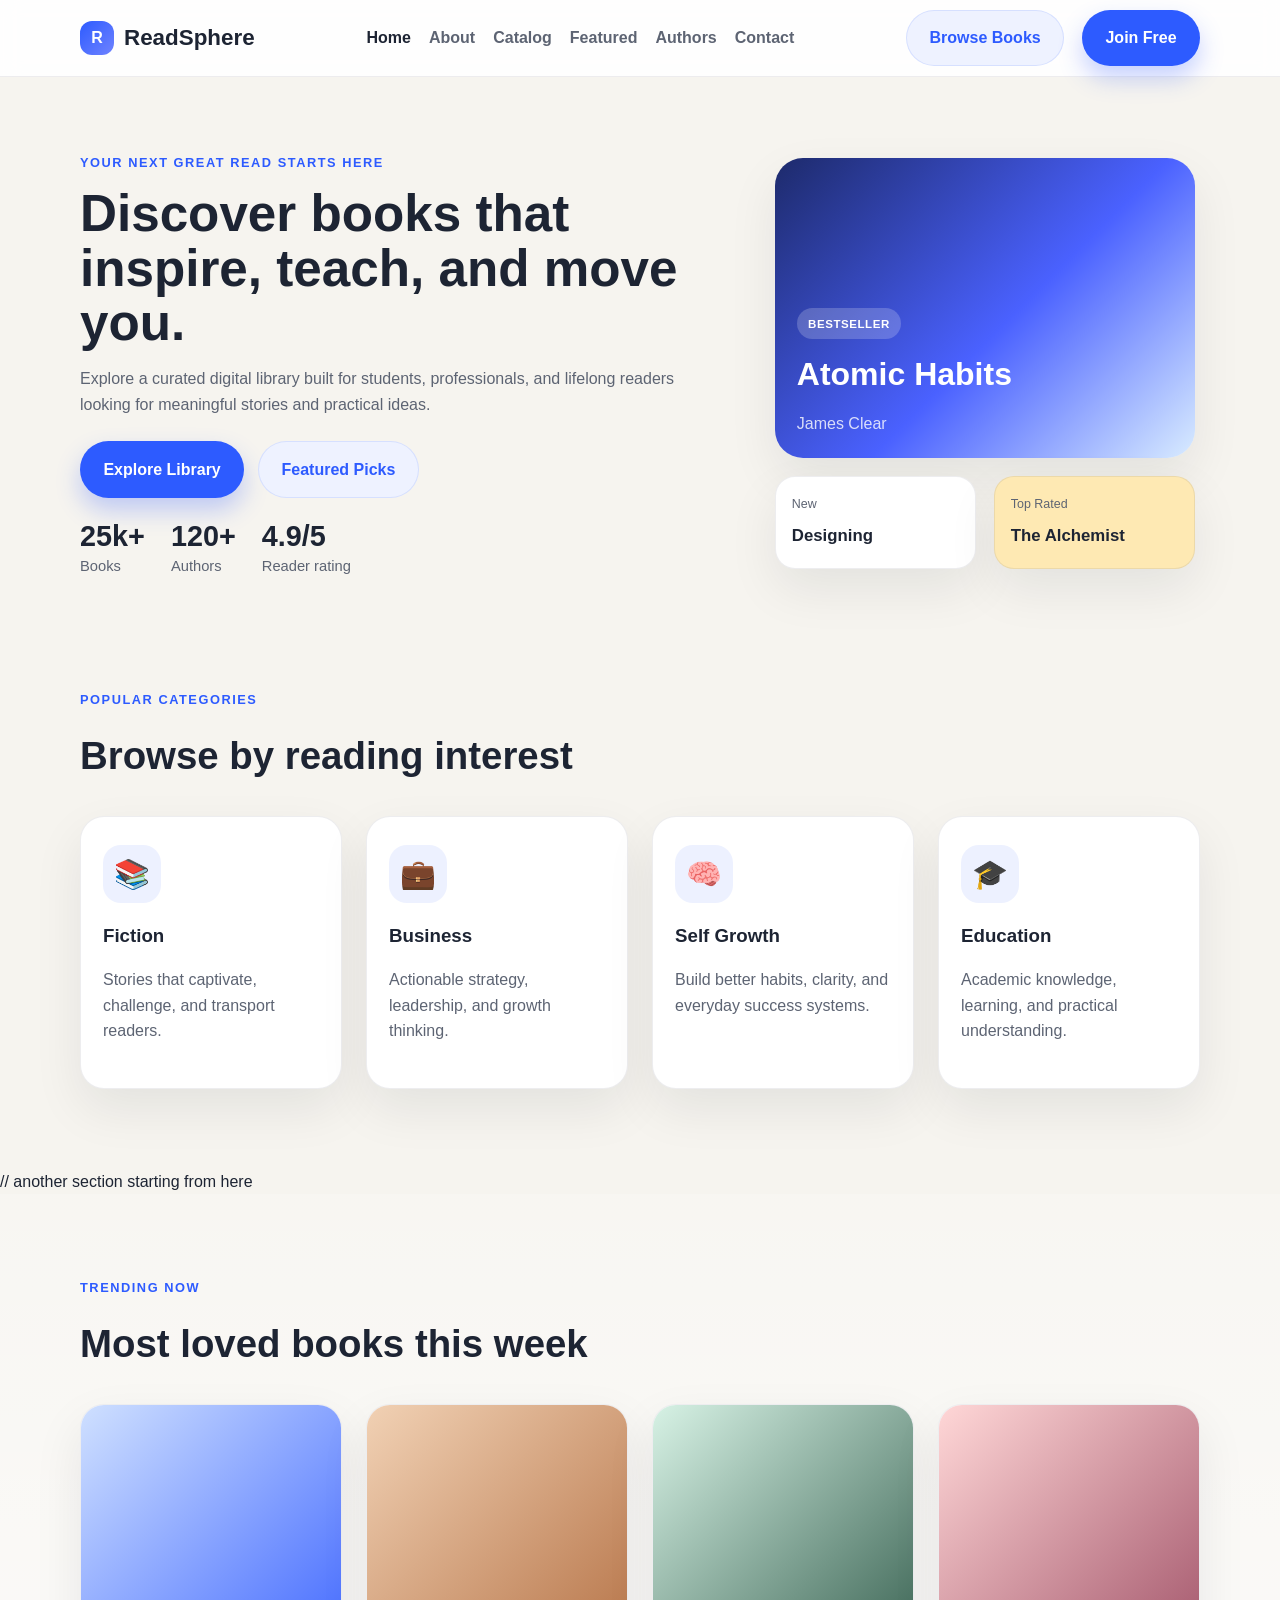
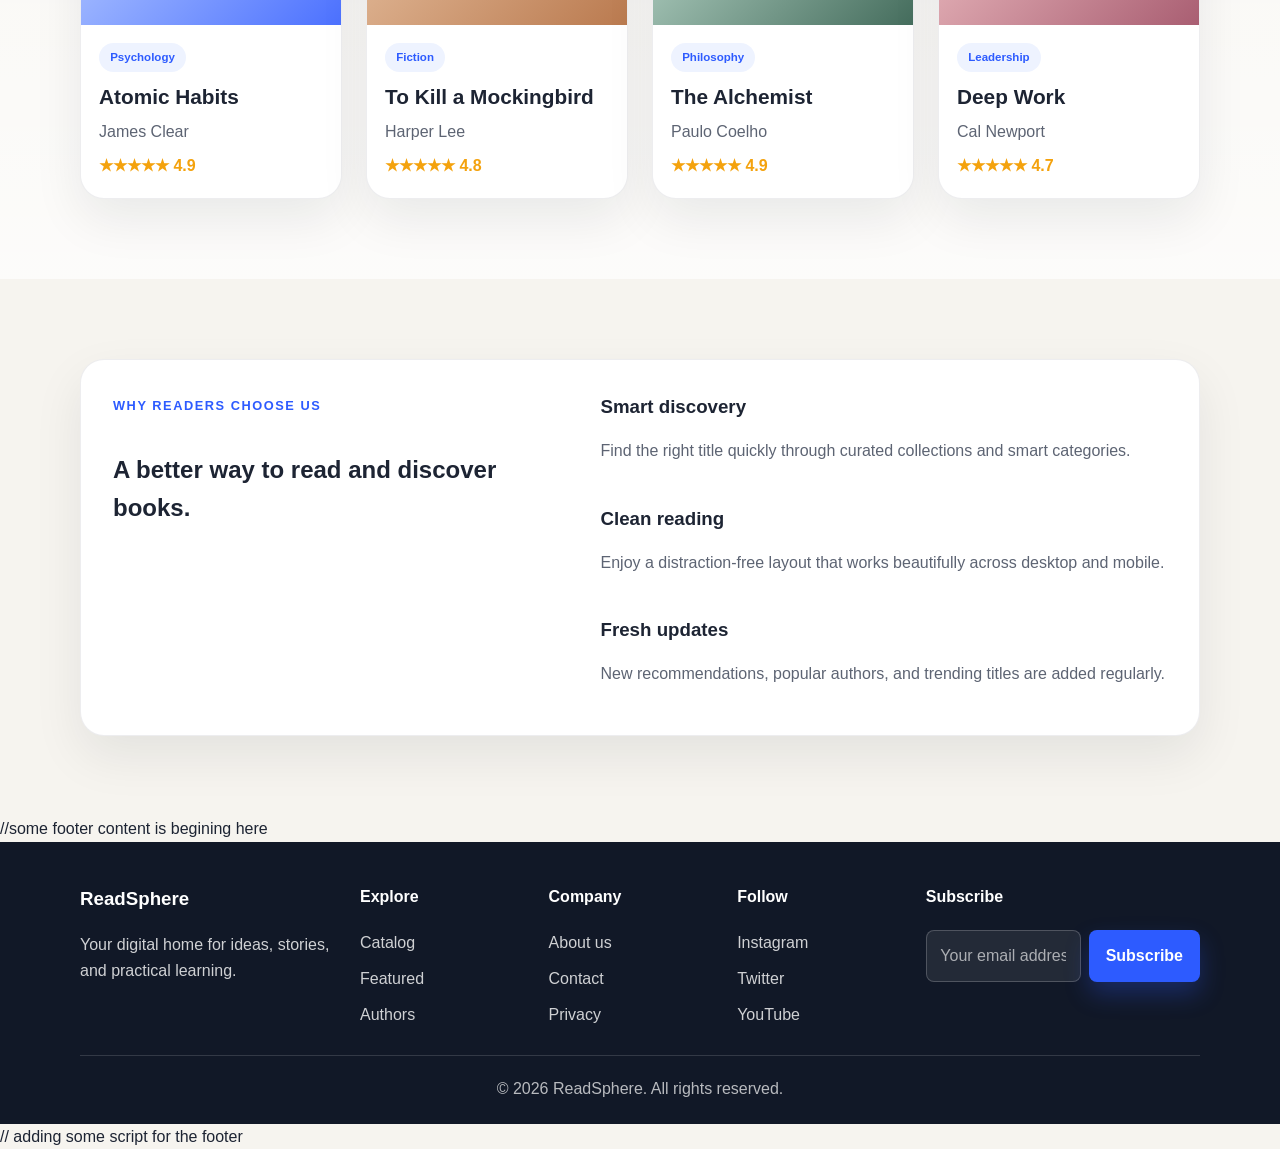
<file: index.html>
<!DOCTYPE html>
<html lang="en">
  <head>
    <meta charset="UTF-8" />
    <meta name="viewport" content="width=device-width, initial-scale=1.0" />
    <title>ReadSphere | Digital Library</title>
    <meta name="description" content="ReadSphere is a modern e-book platform with curated reads, featured authors, and a seamless reading experience." />
    <link rel="stylesheet" href="styles.css" />
  </head>
  <body>
    <header class="site-header">
      <div class="container navbar">
        <a href="index.html" class="brand" aria-label="ReadSphere home">
          <span class="brand-mark">R</span>
          <span>ReadSphere</span>
        </a>

        <button class="menu-toggle" aria-label="Open menu">☰</button>

        <nav class="nav-links" aria-label="Main navigation">
          <a href="index.html" class="active">Home</a>
          <a href="about.html">About</a>
          <a href="catalog.html">Catalog</a>
          <a href="featured.html">Featured</a>
          <a href="authors.html">Authors</a>
          <a href="contact.html">Contact</a>
        </nav>

        <div class="nav-actions">
          <a class="btn btn-secondary" href="catalog.html">Browse Books</a>
          <a class="btn btn-primary" href="contact.html">Join Free</a>
        </div>
      </div>
    </header>

    <main>
      <section class="hero-section">
        <div class="container hero-layout">
          <div class="hero-copy">
            <span class="eyebrow">Your next great read starts here</span>
            <h1>Discover books that inspire, teach, and move you.</h1>
            <p>
              Explore a curated digital library built for students, professionals,
              and lifelong readers looking for meaningful stories and practical ideas.
            </p>

            <div class="cta-row">
              <a class="btn btn-primary" href="catalog.html">Explore Library</a>
              <a class="btn btn-secondary" href="featured.html">Featured Picks</a>
            </div>

            <ul class="hero-stats">
              <li><strong>25k+</strong><span>Books</span></li>
              <li><strong>120+</strong><span>Authors</span></li>
              <li><strong>4.9/5</strong><span>Reader rating</span></li>
            </ul>
          </div>

          <div class="hero-panel">
            <div class="book-showcase">
              <div class="book-cover large-cover">
                <span class="mini-tag">Bestseller</span>
                <h3>Atomic Habits</h3>
                <p>James Clear</p>
              </div>

              <div class="stacked-cards">
                <div class="mini-card">
                  <span>New</span>
                  <strong>Designing</strong>
                </div>
                <div class="mini-card accent">
                  <span>Top Rated</span>
                  <strong>The Alchemist</strong>
                </div>
              </div>
            </div>
          </div>
        </div>
      </section>

      <section class="section">
        <div class="container">
          <div class="section-header">
            <span class="eyebrow">Popular categories</span>
            <h2>Browse by reading interest</h2>
          </div>

          <div class="category-grid">
            <article class="category-card">
              <div class="icon">📚</div>
              <h3>Fiction</h3>
              <p>Stories that captivate, challenge, and transport readers.</p>
            </article>

            <article class="category-card">
              <div class="icon">💼</div>
              <h3>Business</h3>
              <p>Actionable strategy, leadership, and growth thinking.</p>
            </article>

            <article class="category-card">
              <div class="icon">🧠</div>
              <h3>Self Growth</h3>
              <p>Build better habits, clarity, and everyday success systems.</p>
            </article>

            <article class="category-card">
              <div class="icon">🎓</div>
              <h3>Education</h3>
              <p>Academic knowledge, learning, and practical understanding.</p>
            </article>
          </div>
        </div>
      </section>
// another section starting from here
      <section class="section alt-bg">
        <div class="container">
          <div class="section-header">
            <span class="eyebrow">Trending now</span>
            <h2>Most loved books this week</h2>
          </div>

          <div class="book-grid">
            <article class="book-card">
              <div class="book-art art-1"></div>
              <div class="book-meta">
                <span class="tag">Psychology</span>
                <h3>Atomic Habits</h3>
                <p>James Clear</p>
                <div class="rating">★★★★★ 4.9</div>
              </div>
            </article>

            <article class="book-card">
              <div class="book-art art-2"></div>
              <div class="book-meta">
                <span class="tag">Fiction</span>
                <h3>To Kill a Mockingbird</h3>
                <p>Harper Lee</p>
                <div class="rating">★★★★★ 4.8</div>
              </div>
            </article>

            <article class="book-card">
              <div class="book-art art-3"></div>
              <div class="book-meta">
                <span class="tag">Philosophy</span>
                <h3>The Alchemist</h3>
                <p>Paulo Coelho</p>
                <div class="rating">★★★★★ 4.9</div>
              </div>
            </article>

            <article class="book-card">
              <div class="book-art art-4"></div>
              <div class="book-meta">
                <span class="tag">Leadership</span>
                <h3>Deep Work</h3>
                <p>Cal Newport</p>
                <div class="rating">★★★★★ 4.7</div>
              </div>
            </article>
          </div>
        </div>
      </section>

      <section class="section">
        <div class="container highlight-panel">
          <div>
            <span class="eyebrow">Why readers choose us</span>
            <h2>A better way to read and discover books.</h2>
          </div>

          <div class="feature-list">
            <div>
              <h3>Smart discovery</h3>
              <p>Find the right title quickly through curated collections and smart categories.</p>
            </div>
            <div>
              <h3>Clean reading</h3>
              <p>Enjoy a distraction-free layout that works beautifully across desktop and mobile.</p>
            </div>
            <div>
              <h3>Fresh updates</h3>
              <p>New recommendations, popular authors, and trending titles are added regularly.</p>
            </div>
          </div>
        </div>
      </section>
    </main>
//some footer content is begining here
    <footer class="footer">
      <div class="container">
        <div class="footer-grid">
          <div>
            <h3>ReadSphere</h3>
            <p>Your digital home for ideas, stories, and practical learning.</p>
          </div>
          <div>
            <h4>Explore</h4>
            <ul class="footer-list">
              <li><a href="catalog.html">Catalog</a></li>
              <li><a href="featured.html">Featured</a></li>
              <li><a href="authors.html">Authors</a></li>
            </ul>
          </div>
          <div>
            <h4>Company</h4>
            <ul class="footer-list">
              <li><a href="about.html">About us</a></li>
              <li><a href="contact.html">Contact</a></li>
              <li><a href="#">Privacy</a></li>
            </ul>
          </div>
          <div>
            <h4>Follow</h4>
            <ul class="footer-list">
              <li>Instagram</li>
              <li>Twitter</li>
              <li>YouTube</li>
            </ul>
          </div>
          <div class="subscribe-box">
            <h4>Subscribe</h4>
            <form class="subscribe-form">
              <label class="sr-only" for="subscribe-email">Your email address</label>
              <div class="subscribe-row">
                <input id="subscribe-email" name="email" type="email" placeholder="Your email address" required />
                <button class="btn btn-primary" type="submit">Subscribe</button>
              </div>
              <p class="subscribe-message" role="status" aria-live="polite"></p>
            </form>
          </div>
        </div>
        <div class="footer-note">© <span id="year"></span> ReadSphere. All rights reserved.</div>
      </div>
    </footer>
// adding some script for the footer 
    <script src="script.js"></script>
  </body>
</html>
</file>
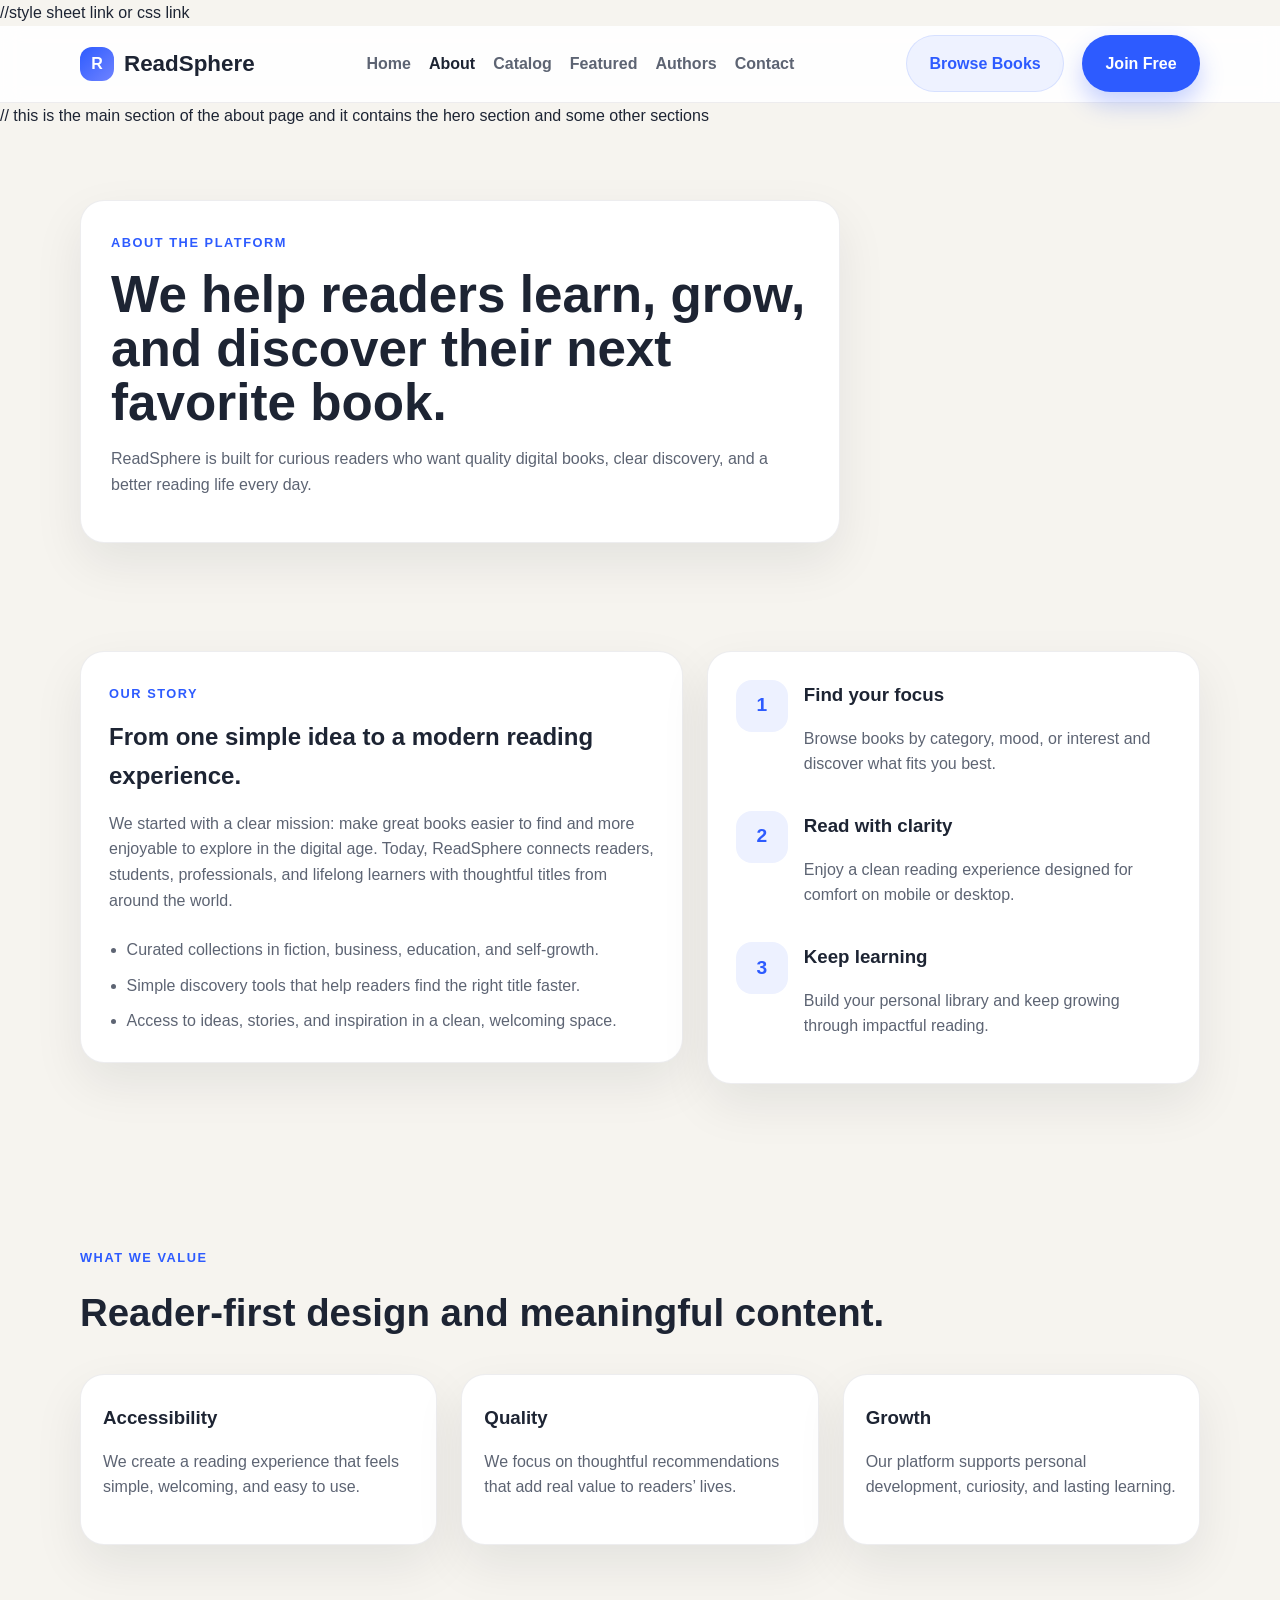
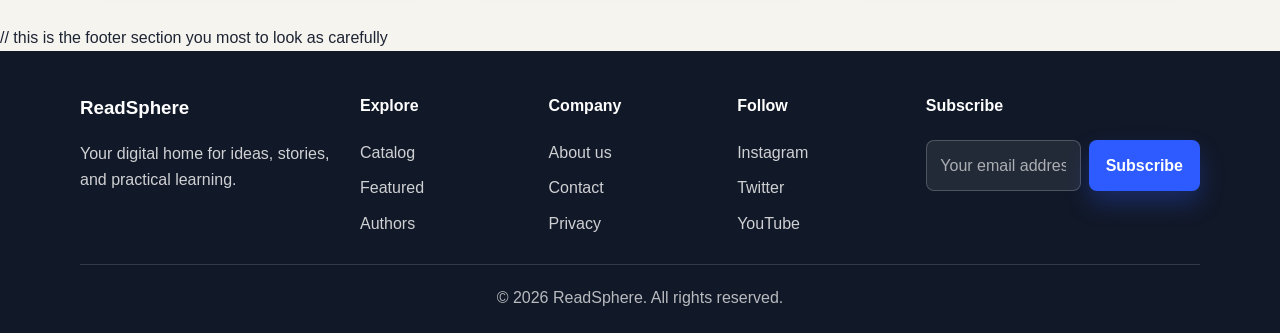
<file: about.html>
<!DOCTYPE html>
<html lang="en">
  <head>
    <meta charset="UTF-8" />
    <meta name="viewport" content="width=device-width, initial-scale=1.0" />
    <title>About | ReadSphere</title>
    <meta
      name="description"
      content="Learn more about ReadSphere and our mission to make reading easier, smarter, and more inspiring for everyone."
    />
    //style sheet link or css link 
    <link rel="stylesheet" href="styles.css" />
  </head>
  <body>
    <header class="site-header">
      <div class="container navbar">
        <a href="index.html" class="brand" aria-label="ReadSphere home">
          <span class="brand-mark">R</span>
          <span>ReadSphere</span>
        </a>

        <button class="menu-toggle" aria-label="Open menu">☰</button>

        <nav class="nav-links" aria-label="Main navigation">
          <a href="index.html">Home</a>
          <a href="about.html" class="active">About</a>
          <a href="catalog.html">Catalog</a>
          <a href="featured.html">Featured</a>
          <a href="authors.html">Authors</a>
          <a href="contact.html">Contact</a>
        </nav>
<!-- some pages for nav bar -->
        <div class="nav-actions">
          <a class="btn btn-secondary" href="catalog.html">Browse Books</a>
          <a class="btn btn-primary" href="contact.html">Join Free</a>
        </div>
      </div>
    </header>
// this is the main section of the about page and it contains the hero section and some other sections
    <main>
      <section class="page-hero">
        <div class="container">
          <div class="hero-box">
            <span class="eyebrow">About the platform</span>
            <h1>We help readers learn, grow, and discover their next favorite book.</h1>
            <p>
              ReadSphere is built for curious readers who want quality digital books,
              clear discovery, and a better reading life every day.
            </p>
          </div>
        </div>
      </section>

      <section class="section">
        <div class="container about-grid">
          <div class="story-panel">
            <span class="eyebrow">Our story</span>
            <h2>From one simple idea to a modern reading experience.</h2>
            <p>
              We started with a clear mission: make great books easier to find and more
              enjoyable to explore in the digital age. Today, ReadSphere connects readers,
              students, professionals, and lifelong learners with thoughtful titles from
              around the world.
            </p>
            <ul class="check-list">
              <li>Curated collections in fiction, business, education, and self-growth.</li>
              <li>Simple discovery tools that help readers find the right title faster.</li>
              <li>Access to ideas, stories, and inspiration in a clean, welcoming space.</li>
            </ul>
          </div>

          <div class="process-list">
            <div class="process-step">
              <strong>1</strong>
              <div>
                <h3>Find your focus</h3>
                <p>Browse books by category, mood, or interest and discover what fits you best.</p>
              </div>
            </div>

            <div class="process-step">
              <strong>2</strong>
              <div>
                <h3>Read with clarity</h3>
                <p>Enjoy a clean reading experience designed for comfort on mobile or desktop.</p>
              </div>
            </div>

            <div class="process-step">
              <strong>3</strong>
              <div>
                <h3>Keep learning</h3>
                <p>Build your personal library and keep growing through impactful reading.</p>
              </div>
            </div>
          </div>
        </div>
      </section>

      <section class="section">
        <div class="container">
          <div class="section-header">
            <span class="eyebrow">What we value</span>
            <h2>Reader-first design and meaningful content.</h2>
          </div>

          <div class="value-grid">
            <article class="value-card">
              <h3>Accessibility</h3>
              <p>We create a reading experience that feels simple, welcoming, and easy to use.</p>
            </article>

            <article class="value-card">
              <h3>Quality</h3>
              <p>We focus on thoughtful recommendations that add real value to readers’ lives.</p>
            </article>

            <article class="value-card">
              <h3>Growth</h3>
              <p>Our platform supports personal development, curiosity, and lasting learning.</p>
            </article>
          </div>
        </div>
      </section>
    </main>
    // this is the footer section you most to look as carefully

    <footer class="footer">
      <div class="container">
        <div class="footer-grid">
          <div>
            <h3>ReadSphere</h3>
            <p>Your digital home for ideas, stories, and practical learning.</p>
          </div>
          <div>
            <h4>Explore</h4>
            <ul class="footer-list">
              <li><a href="catalog.html">Catalog</a></li>
              <li><a href="featured.html">Featured</a></li>
              <li><a href="authors.html">Authors</a></li>
            </ul>
          </div>
          <div>
            <h4>Company</h4>
            <ul class="footer-list">
              <li><a href="about.html">About us</a></li>
              <li><a href="contact.html">Contact</a></li>
              <li><a href="#">Privacy</a></li>
            </ul>
          </div>
          <div>
            <h4>Follow</h4>
            <ul class="footer-list">
              <li>Instagram</li>
              <li>Twitter</li>
              <li>YouTube</li>
            </ul>
          </div>
          <div class="subscribe-box">
            <h4>Subscribe</h4>
            <form class="subscribe-form">
              <label class="sr-only" for="subscribe-email">Your email address</label>
              <div class="subscribe-row">
                <input id="subscribe-email" name="email" type="email" placeholder="Your email address" required />
                <button class="btn btn-primary" type="submit">Subscribe</button>
              </div>
              <p class="subscribe-message" role="status" aria-live="polite"></p>
            </form>
          </div>
        </div>
        <div class="footer-note">© <span id="year"></span> ReadSphere. All rights reserved.</div>
      </div>
    </footer>

    <script src="script.js"></script>
  </body>
</html>
</file>
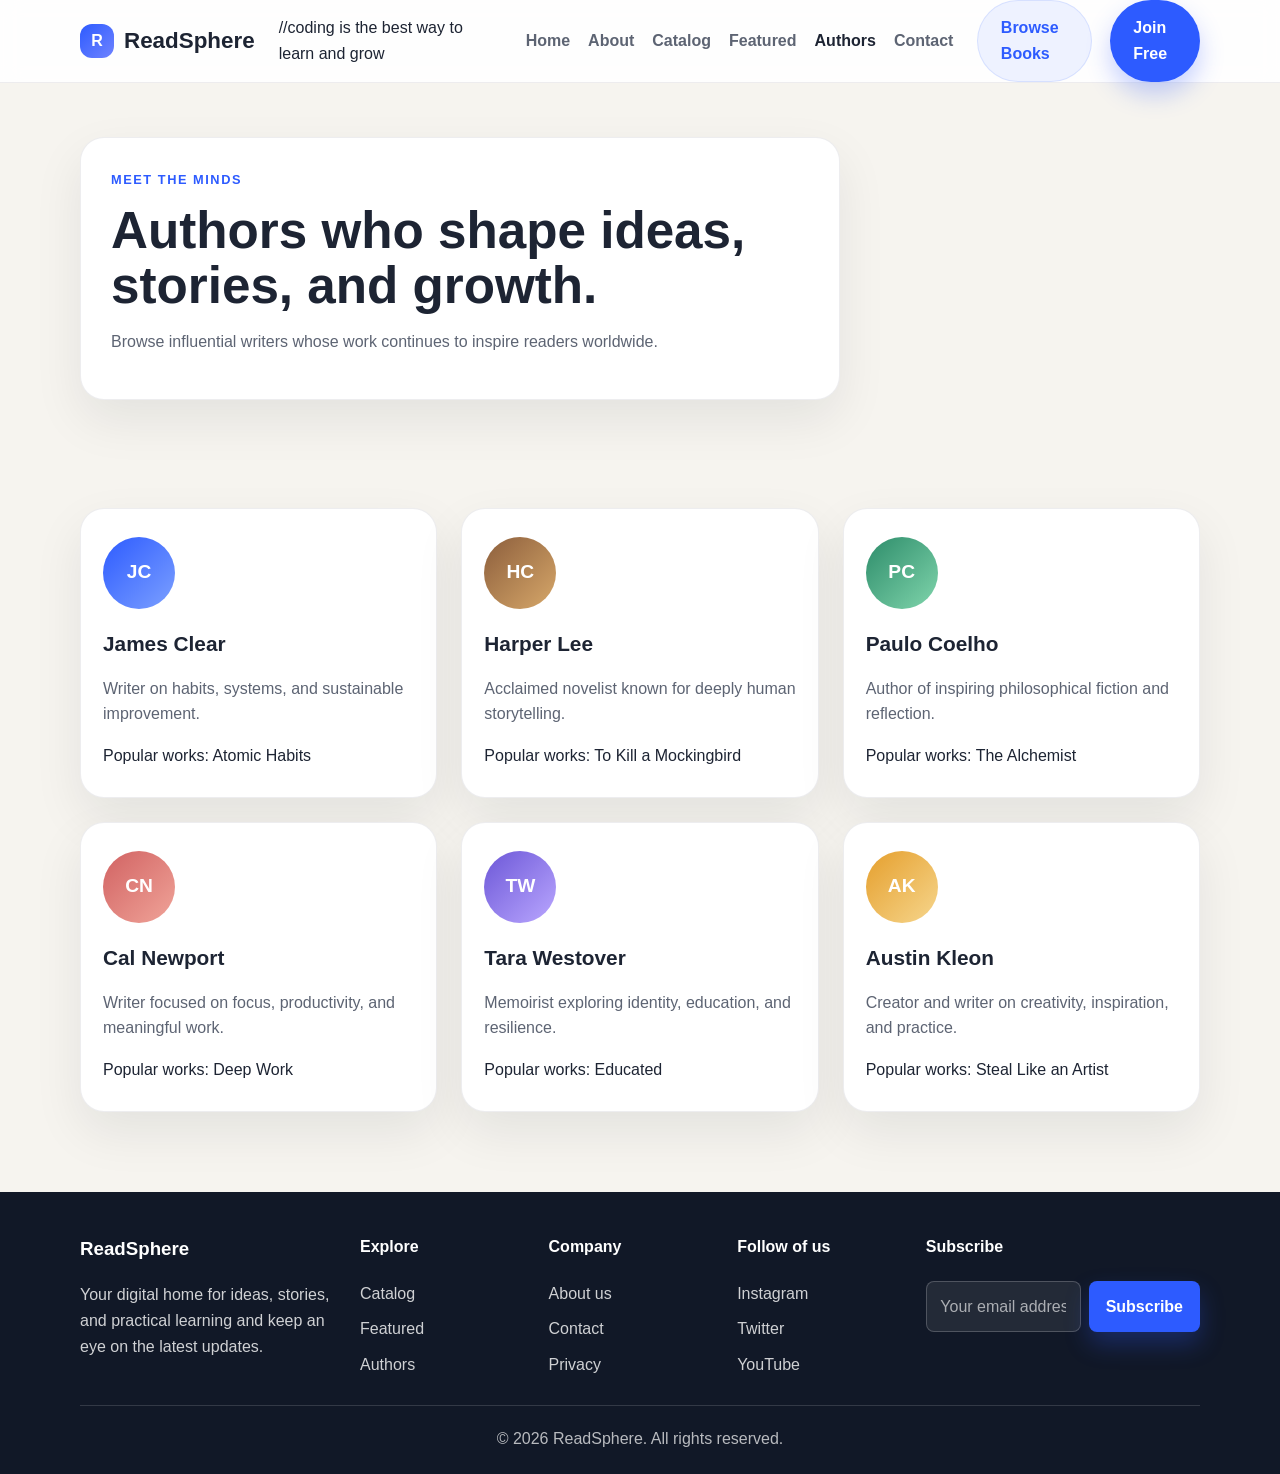
<file: authors.html>
<!DOCTYPE html>
<html lang="en">
  <head>
    <meta charset="UTF-8" />
    <meta name="viewport" content="width=device-width, initial-scale=1.0" />
    <title>Authors | ReadSphere</title>
    <meta name="description" content="Meet inspiring authors and discover the voices shaping the modern reading landscape." />
    <link rel="stylesheet" href="styles.css" />
  </head>
  <body>
    <header class="site-header">
      <div class="container navbar">
        <a href="index.html" class="brand">
          <span class="brand-mark">R</span>
          <span>ReadSphere</span>
        </a>
        //coding is the best way to learn and grow

        <button class="menu-toggle" aria-label="Open menu">☰</button>

        <nav class="nav-links">
          <a href="index.html">Home</a>
          <a href="about.html">About</a>
          <a href="catalog.html">Catalog</a>
          <a href="featured.html">Featured</a>
          <a href="authors.html" class="active">Authors</a>
          <a href="contact.html">Contact</a>
        </nav>

        <div class="nav-actions">
          <a class="btn btn-secondary" href="catalog.html">Browse Books</a>
          <a class="btn btn-primary" href="contact.html">Join Free</a>
        </div>
      </div>
    </header>

    <main>
      <section class="page-hero small-hero">
        <div class="container">
          <div class="hero-box">
            <span class="eyebrow">Meet the minds</span>
            <h1>Authors who shape ideas, stories, and growth.</h1>
            <p>Browse influential writers whose work continues to inspire readers worldwide.</p>
          </div>
        </div>
      </section>

      <section class="section">
        <div class="container author-grid">
          <article class="author-card">
            <div class="author-avatar avatar-1">JC</div>
            <h3>James Clear</h3>
            <p>Writer on habits, systems, and sustainable improvement.</p>
            <span>Popular works: Atomic Habits</span>
          </article>

          <article class="author-card">
            <div class="author-avatar avatar-2">HC</div>
            <h3>Harper Lee</h3>
            <p>Acclaimed novelist known for deeply human storytelling.</p>
            <span>Popular works: To Kill a Mockingbird</span>
          </article>

          <article class="author-card">
            <div class="author-avatar avatar-3">PC</div>
            <h3>Paulo Coelho</h3>
            <p>Author of inspiring philosophical fiction and reflection.</p>
            <span>Popular works: The Alchemist</span>
          </article>

          <article class="author-card">
            <div class="author-avatar avatar-4">CN</div>
            <h3>Cal Newport</h3>
            <p>Writer focused on focus, productivity, and meaningful work.</p>
            <span>Popular works: Deep Work</span>
          </article>

          <article class="author-card">
            <div class="author-avatar avatar-5">TW</div>
            <h3>Tara Westover</h3>
            <p>Memoirist exploring identity, education, and resilience.</p>
            <span>Popular works: Educated</span>
          </article>

          <article class="author-card">
            <div class="author-avatar avatar-6">AK</div>
            <h3>Austin Kleon</h3>
            <p>Creator and writer on creativity, inspiration, and practice.</p>
            <span>Popular works: Steal Like an Artist</span>
          </article>
        </div>
      </section>
    </main>

    <footer class="footer">
      <div class="container">
        <div class="footer-grid">
          <div>
            <h3>ReadSphere</h3>
            <p>Your digital home for ideas, stories, and practical learning and keep an eye on the latest updates.</p>
          </div>
          <div>
            <h4>Explore</h4>
            <ul class="footer-list">
              <li><a href="catalog.html">Catalog</a></li>
              <li><a href="featured.html">Featured</a></li>
              <li><a href="authors.html">Authors</a></li>
            </ul>
          </div>
          <div>
            <h4>Company</h4>
            <ul class="footer-list">
              <li><a href="about.html">About us</a></li>
              <li><a href="contact.html">Contact</a></li>
              <li><a href="#">Privacy</a></li>
            </ul>
          </div>
          <div>
            <h4>Follow of us </h4>
            <ul class="footer-list">
              <li>Instagram</li>
              <li>Twitter</li>
              <li>YouTube</li>
            </ul>
          </div>
          <div class="subscribe-box">
            <h4>Subscribe</h4>
            <form class="subscribe-form">
              <label class="sr-only" for="subscribe-email">Your email address</label>
              <div class="subscribe-row">
                <input id="subscribe-email" name="email" type="email" placeholder="Your email address" required />
                <button class="btn btn-primary" type="submit">Subscribe</button>
              </div>
              <p class="subscribe-message" role="status" aria-live="polite"></p>
            </form>
          </div>
        </div>
        <div class="footer-note">© <span id="year"></span> ReadSphere. All rights reserved.</div>
      </div>
    </footer>

    <script src="script.js"></script>
  </body>
</html>
</file>
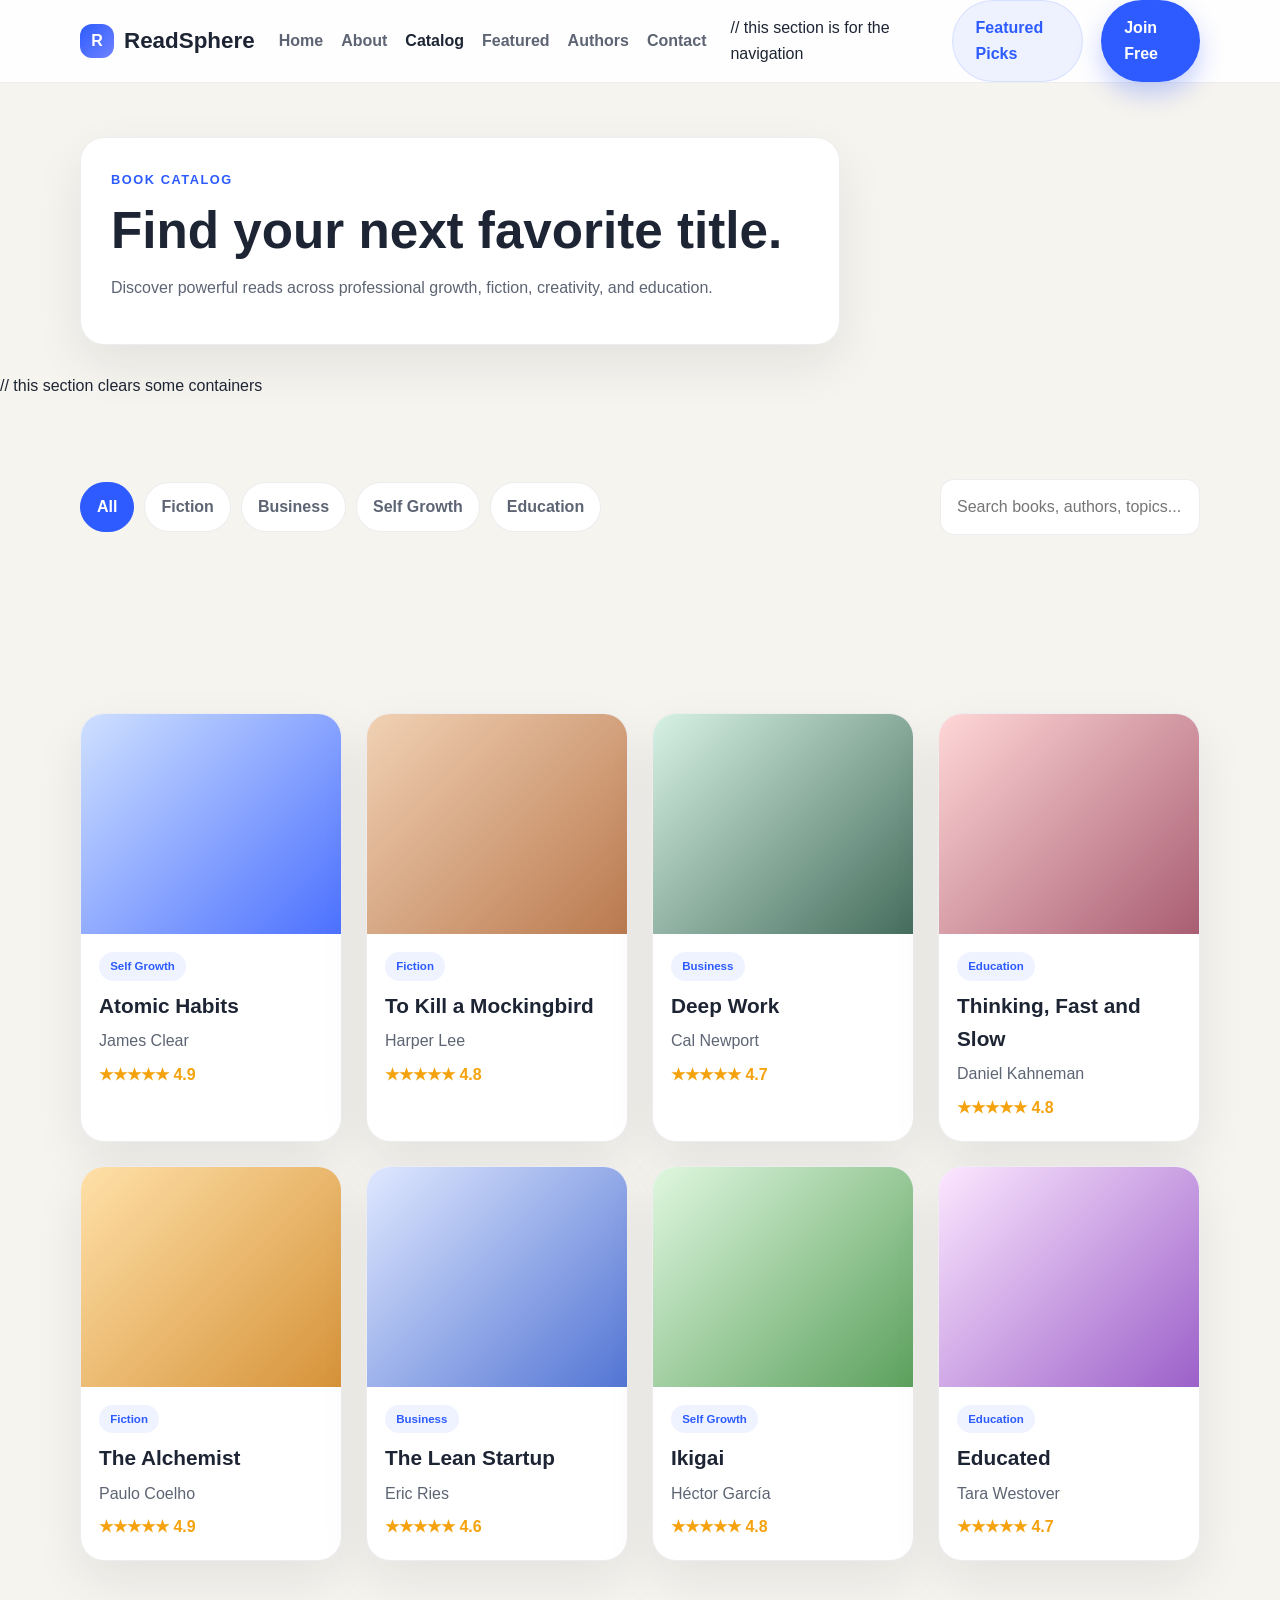
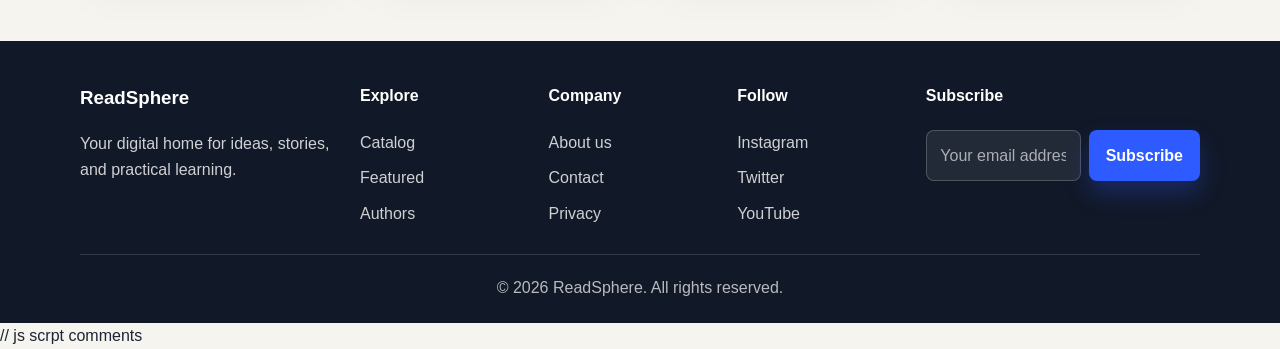
<file: catalog.html>
<!DOCTYPE html>
<html lang="en">
  <head>
    <meta charset="UTF-8" />
    <meta name="viewport" content="width=device-width, initial-scale=1.0" />
    <title>Catalog | ReadSphere</title>
    <meta name="description" content="Browse the full ReadSphere book catalog across fiction, business, education, and self-growth." />
    <link rel="stylesheet" href="styles.css" />
  </head>
  <body>
    <header class="site-header">
      <div class="container navbar">
        <a href="index.html" class="brand">
          <span class="brand-mark">R</span>
          <span>ReadSphere</span>
        </a>

        <button class="menu-toggle" aria-label="Open menu">☰</button>

        <nav class="nav-links">
          <a href="index.html">Home</a>
          <a href="about.html">About</a>
          <a href="catalog.html" class="active">Catalog</a>
          <a href="featured.html">Featured</a>
          <a href="authors.html">Authors</a>
          <a href="contact.html">Contact</a>
        </nav>
// this section is for the navigation
        <div class="nav-actions">
          <a class="btn btn-secondary" href="featured.html">Featured Picks</a>
          <a class="btn btn-primary" href="contact.html">Join Free</a>
        </div>
      </div>
    </header>

    <main>
      <section class="page-hero small-hero">
        <div class="container">
          <div class="hero-box">
            <span class="eyebrow">Book catalog</span>
            <h1>Find your next favorite title.</h1>
            <p>Discover powerful reads across professional growth, fiction, creativity, and education.</p>
          </div>
        </div>
      </section>
// this section clears some containers 
      <section class="section">
        <div class="container catalog-toolbar">
          <div class="filter-group">
            <button class="filter-btn active" data-filter="all">All</button>
            <button class="filter-btn" data-filter="fiction">Fiction</button>
            <button class="filter-btn" data-filter="business">Business</button>
            <button class="filter-btn" data-filter="self-growth">Self Growth</button>
            <button class="filter-btn" data-filter="education">Education</button>
          </div>

          <div class="search-box">
            <input type="text" placeholder="Search books, authors, topics..." aria-label="Search books" />
          </div>
        </div>
      </section>

      <section class="section">
        <div class="container">
          <div class="book-grid catalog-grid">
            <article class="book-card" data-category="self-growth">
              <div class="book-art art-1"></div>
              <div class="book-meta">
                <span class="tag">Self Growth</span>
                <h3>Atomic Habits</h3>
                <p>James Clear</p>
                <div class="rating">★★★★★ 4.9</div>
              </div>
            </article>

            <article class="book-card" data-category="fiction">
              <div class="book-art art-2"></div>
              <div class="book-meta">
                <span class="tag">Fiction</span>
                <h3>To Kill a Mockingbird</h3>
                <p>Harper Lee</p>
                <div class="rating">★★★★★ 4.8</div>
              </div>
            </article>

            <article class="book-card" data-category="business">
              <div class="book-art art-3"></div>
              <div class="book-meta">
                <span class="tag">Business</span>
                <h3>Deep Work</h3>
                <p>Cal Newport</p>
                <div class="rating">★★★★★ 4.7</div>
              </div>
            </article>

            <article class="book-card" data-category="education">
              <div class="book-art art-4"></div>
              <div class="book-meta">
                <span class="tag">Education</span>
                <h3>Thinking, Fast and Slow</h3>
                <p>Daniel Kahneman</p>
                <div class="rating">★★★★★ 4.8</div>
              </div>
            </article>

            <article class="book-card" data-category="fiction">
              <div class="book-art art-5"></div>
              <div class="book-meta">
                <span class="tag">Fiction</span>
                <h3>The Alchemist</h3>
                <p>Paulo Coelho</p>
                <div class="rating">★★★★★ 4.9</div>
              </div>
            </article>

            <article class="book-card" data-category="business">
              <div class="book-art art-6"></div>
              <div class="book-meta">
                <span class="tag">Business</span>
                <h3>The Lean Startup</h3>
                <p>Eric Ries</p>
                <div class="rating">★★★★★ 4.6</div>
              </div>
            </article>

            <article class="book-card" data-category="self-growth">
              <div class="book-art art-7"></div>
              <div class="book-meta">
                <span class="tag">Self Growth</span>
                <h3>Ikigai</h3>
                <p>Héctor García</p>
                <div class="rating">★★★★★ 4.8</div>
              </div>
            </article>

            <article class="book-card" data-category="education">
              <div class="book-art art-8"></div>
              <div class="book-meta">
                <span class="tag">Education</span>
                <h3>Educated</h3>
                <p>Tara Westover</p>
                <div class="rating">★★★★★ 4.7</div>
              </div>
            </article>
          </div>
        </div>
      </section>
    </main>

    <footer class="footer">
      <div class="container">
        <div class="footer-grid">
          <div>
            <h3>ReadSphere</h3>
            <p>Your digital home for ideas, stories, and practical learning.</p>
          </div>
          <div>
            <h4>Explore</h4>
            <ul class="footer-list">
              <li><a href="catalog.html">Catalog</a></li>
              <li><a href="featured.html">Featured</a></li>
              <li><a href="authors.html">Authors</a></li>
            </ul>
          </div>
          <div>
            <h4>Company</h4>
            <ul class="footer-list">
              <li><a href="about.html">About us</a></li>
              <li><a href="contact.html">Contact</a></li>
              <li><a href="#">Privacy</a></li>
            </ul>
          </div>
          <div>
            <h4>Follow</h4>
            <ul class="footer-list">
              <li>Instagram</li>
              <li>Twitter</li>
              <li>YouTube</li>
            </ul>
          </div>
          <div class="subscribe-box">
            <h4>Subscribe</h4>
            <form class="subscribe-form">
              <label class="sr-only" for="subscribe-email">Your email address</label>
              <div class="subscribe-row">
                <input id="subscribe-email" name="email" type="email" placeholder="Your email address" required />
                <button class="btn btn-primary" type="submit">Subscribe</button>
              </div>
              <p class="subscribe-message" role="status" aria-live="polite"></p>
            </form>
          </div>
        </div>
        <div class="footer-note">© <span id="year"></span> ReadSphere. All rights reserved.</div>
      </div>
    </footer>
// js scrpt comments
    <script src="script.js"></script>
  </body>
</html>
</file>
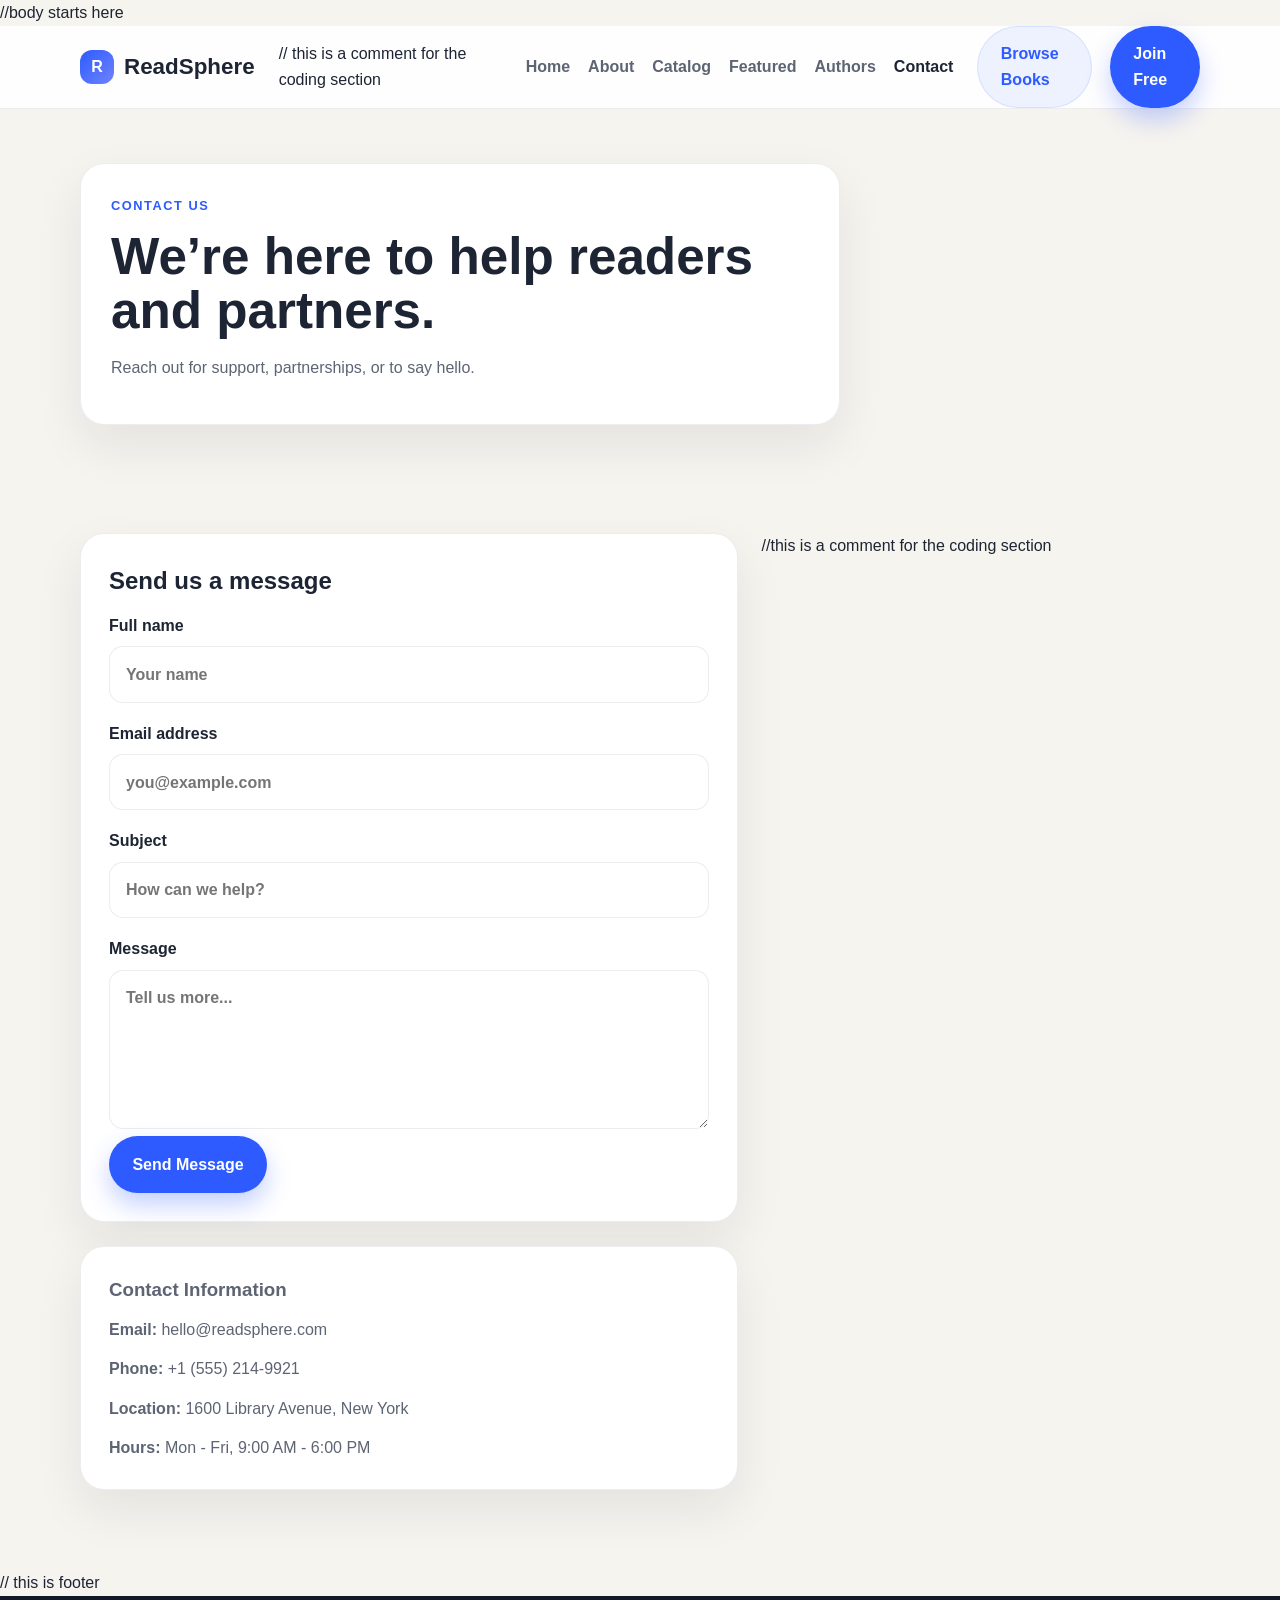
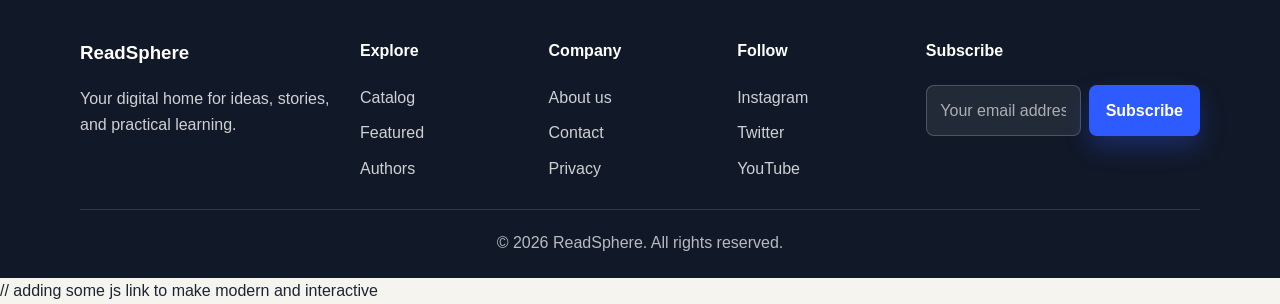
<file: contact.html>
<!DOCTYPE html>
<html lang="en">
  <head>
    <meta charset="UTF-8" />
    <meta name="viewport" content="width=device-width, initial-scale=1.0" />
    <title>Contact | ReadSphere</title>
    <meta name="description" content="Get in touch with ReadSphere for partnerships, feedback, and reader support." />
    <link rel="stylesheet" href="styles.css" />
  </head>
  //body starts here 
  <body>
    <header class="site-header">
      <div class="container navbar">
        <a href="index.html" class="brand">
          <span class="brand-mark">R</span>
          <span>ReadSphere</span>
        </a>
// this is a comment for the coding section

        <button class="menu-toggle" aria-label="Open menu">☰</button>

        <nav class="nav-links">
          <a href="index.html">Home</a>
          <a href="about.html">About</a>
          <a href="catalog.html">Catalog</a>
          <a href="featured.html">Featured</a>
          <a href="authors.html">Authors</a>
          <a href="contact.html" class="active">Contact</a>
        </nav>

        <div class="nav-actions">
          <a class="btn btn-secondary" href="catalog.html">Browse Books</a>
          <a class="btn btn-primary" href="contact.html">Join Free</a>
        </div>
      </div>
    </header>

    <main>
      <section class="page-hero small-hero">
        <div class="container">
          <div class="hero-box">
            <span class="eyebrow">Contact us</span>
            <h1>We’re here to help readers and partners.</h1>
            <p>Reach out for support, partnerships, or to say hello.</p>
          </div>
        </div>
      </section>

      <section class="section">
        <div class="container contact-layout">
          <div class="contact-card">
            <h2>Send us a message</h2>
            <form class="contact-form">
              <div class="form-row">
                <label>
                  Full name
                  <input type="text" placeholder="Your name" />
                </label>
              </div>

              <div class="form-row">
                <label>
                  Email address
                  <input type="email" placeholder="you@example.com" />
                </label>
              </div>

              <div class="form-row">
                <label>
                  Subject
                  <input type="text" placeholder="How can we help?" />
                </label>
              </div>

              <div class="form-row">
                <label>
                  Message
                  <textarea rows="5" placeholder="Tell us more..."></textarea>
                </label>
              </div>

              <button type="submit" class="btn btn-primary">Send Message</button>
            </form>
          </div>
//this is a comment for the coding section
          <aside class="info-card">
            <h3>Contact Information</h3>
            <ul class="contact-list">
              <li><strong>Email:</strong> hello@readsphere.com</li>
              <li><strong>Phone:</strong> +1 (555) 214-9921</li>
              <li><strong>Location:</strong> 1600 Library Avenue, New York</li>
              <li><strong>Hours:</strong> Mon - Fri, 9:00 AM - 6:00 PM</li>
            </ul>
          </aside>
        </div>
      </section>
    </main>
    // this is footer 

    <footer class="footer">
      <div class="container">
        <div class="footer-grid">
          <div>
            <h3>ReadSphere</h3>
            <p>Your digital home for ideas, stories, and practical learning.</p>
          </div>
          <div>
            <h4>Explore</h4>
            <ul class="footer-list">
              <li><a href="catalog.html">Catalog</a></li>
              <li><a href="featured.html">Featured</a></li>
              <li><a href="authors.html">Authors</a></li>
            </ul>
          </div>
          <div>
            <h4>Company</h4>
            <ul class="footer-list">
              <li><a href="about.html">About us</a></li>
              <li><a href="contact.html">Contact</a></li>
              <li><a href="#">Privacy</a></li>
            </ul>
          </div>
          <div>
            <h4>Follow</h4>
            <ul class="footer-list">
              <li>Instagram</li>
              <li>Twitter</li>
              <li>YouTube</li>
            </ul>
          </div>
          <div class="subscribe-box">
            <h4>Subscribe</h4>
            <form class="subscribe-form">
              <label class="sr-only" for="subscribe-email">Your email address</label>
              <div class="subscribe-row">
                <input id="subscribe-email" name="email" type="email" placeholder="Your email address" required />
                <button class="btn btn-primary" type="submit">Subscribe</button>
              </div>
              <p class="subscribe-message" role="status" aria-live="polite"></p>
            </form>
          </div>
        </div>
        <div class="footer-note">© <span id="year"></span> ReadSphere. All rights reserved.</div>
      </div>
    </footer>
// adding some js link to make modern and interactive 
    <script src="script.js"></script>
  </body>
</html>
</file>
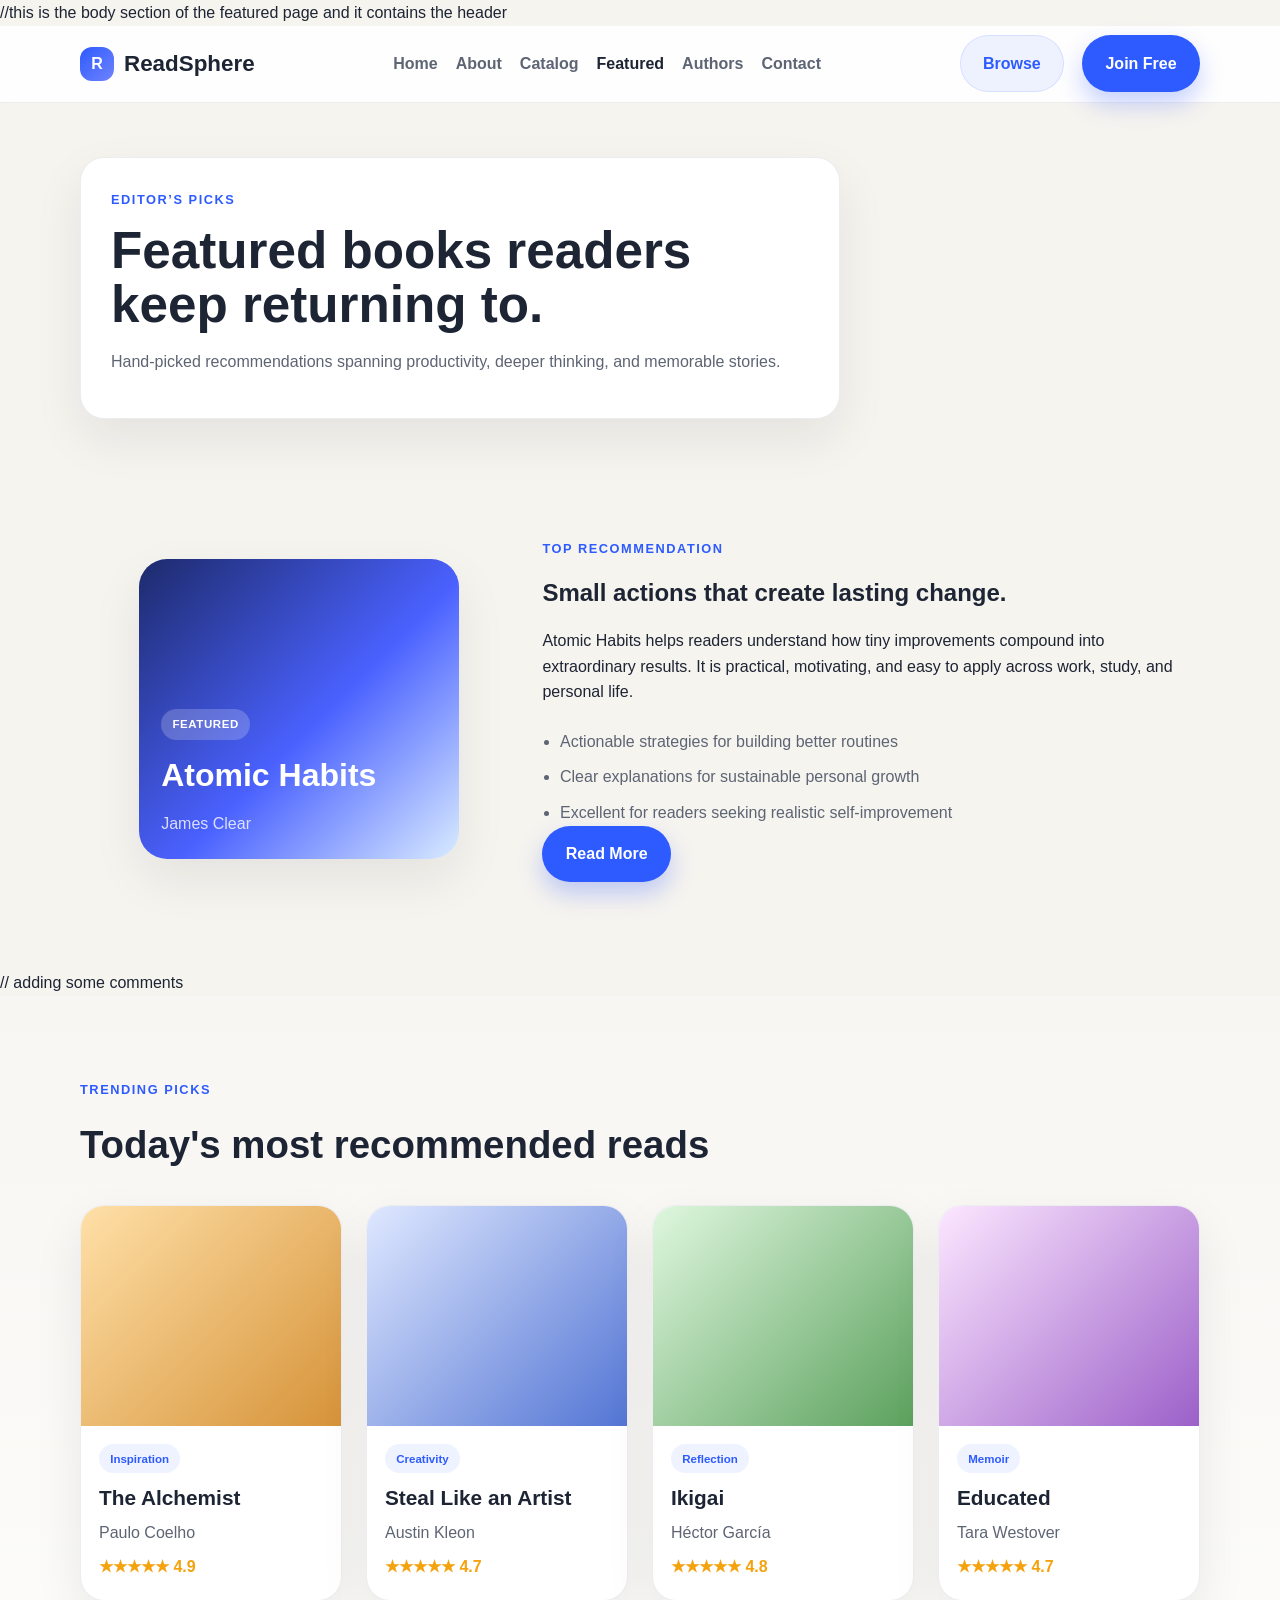
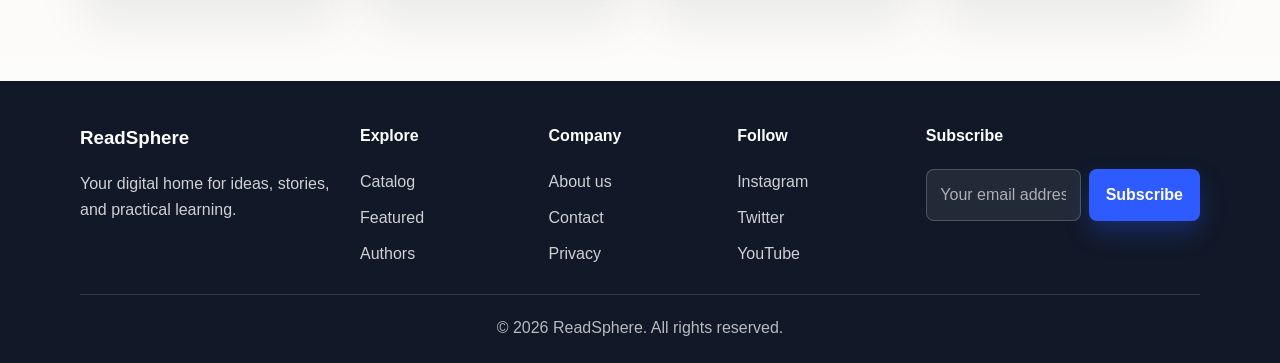
<file: featured.html>
<!DOCTYPE html>
<html lang="en">
  <head>
    <meta charset="UTF-8" />
    <meta name="viewport" content="width=device-width, initial-scale=1.0" />
    <title>Featured | ReadSphere</title>
    <meta name="description" content="Explore ReadSphere featured books and editor highlights from standout authors and trending topics." />
    <link rel="stylesheet" href="styles.css" />
  </head>
  //this is the body section of the featured page and it contains the header 
  <body>
    <header class="site-header">
      <div class="container navbar">
        <a href="index.html" class="brand">
          <span class="brand-mark">R</span>
          <span>ReadSphere</span>
        </a>

        <button class="menu-toggle" aria-label="Open menu">☰</button>

        <nav class="nav-links">
          <a href="index.html">Home</a>
          <a href="about.html">About</a>
          <a href="catalog.html">Catalog</a>
          <a href="featured.html" class="active">Featured</a>
          <a href="authors.html">Authors</a>
          <a href="contact.html">Contact</a>
        </nav>

        <div class="nav-actions">
          <a class="btn btn-secondary" href="catalog.html">Browse</a>
          <a class="btn btn-primary" href="contact.html">Join Free</a>
        </div>
      </div>
    </header>

    <main>
      <section class="page-hero small-hero">
        <div class="container">
          <div class="hero-box">
            <span class="eyebrow">Editor’s picks</span>
            <h1>Featured books readers keep returning to.</h1>
            <p>Hand-picked recommendations spanning productivity, deeper thinking, and memorable stories.</p>
          </div>
        </div>
      </section>

      <section class="section">
        <div class="container feature-spotlight">
          <div class="spotlight-cover">
            <div class="book-cover large-cover spotlight-book">
              <span class="mini-tag">Featured</span>
              <h3>Atomic Habits</h3>
              <p>James Clear</p>
            </div>
          </div>

          <div class="spotlight-copy">
            <span class="eyebrow">Top recommendation</span>
            <h2>Small actions that create lasting change.</h2>
            <p>
              Atomic Habits helps readers understand how tiny improvements compound into extraordinary results.
              It is practical, motivating, and easy to apply across work, study, and personal life.
            </p>
            <ul class="check-list">
              <li>Actionable strategies for building better routines</li>
              <li>Clear explanations for sustainable personal growth</li>
              <li>Excellent for readers seeking realistic self-improvement</li>
            </ul>
            <a href="catalog.html" class="btn btn-primary">Read More</a>
          </div>
        </div>
      </section>
// adding some comments 
      <section class="section alt-bg">
        <div class="container">
          <div class="section-header">
            <span class="eyebrow">Trending picks</span>
            <h2>Today's most recommended reads</h2>
          </div>

          <div class="book-grid">
            <article class="book-card">
              <div class="book-art art-5"></div>
              <div class="book-meta">
                <span class="tag">Inspiration</span>
                <h3>The Alchemist</h3>
                <p>Paulo Coelho</p>
                <div class="rating">★★★★★ 4.9</div>
              </div>
            </article>

            <article class="book-card">
              <div class="book-art art-6"></div>
              <div class="book-meta">
                <span class="tag">Creativity</span>
                <h3>Steal Like an Artist</h3>
                <p>Austin Kleon</p>
                <div class="rating">★★★★★ 4.7</div>
              </div>
            </article>

            <article class="book-card">
              <div class="book-art art-7"></div>
              <div class="book-meta">
                <span class="tag">Reflection</span>
                <h3>Ikigai</h3>
                <p>Héctor García</p>
                <div class="rating">★★★★★ 4.8</div>
              </div>
            </article>

            <article class="book-card">
              <div class="book-art art-8"></div>
              <div class="book-meta">
                <span class="tag">Memoir</span>
                <h3>Educated</h3>
                <p>Tara Westover</p>
                <div class="rating">★★★★★ 4.7</div>
              </div>
            </article>
          </div>
        </div>
      </section>
    </main>

    <footer class="footer">
      <div class="container">
        <div class="footer-grid">
          <div>
            <h3>ReadSphere</h3>
            <p>Your digital home for ideas, stories, and practical learning.</p>
          </div>
          <div>
            <h4>Explore</h4>
            <ul class="footer-list">
              <li><a href="catalog.html">Catalog</a></li>
              <li><a href="featured.html">Featured</a></li>
              <li><a href="authors.html">Authors</a></li>
            </ul>
          </div>
          <div>
            <h4>Company</h4>
            <ul class="footer-list">
              <li><a href="about.html">About us</a></li>
              <li><a href="contact.html">Contact</a></li>
              <li><a href="#">Privacy</a></li>
            </ul>
          </div>
          <div>
            <h4>Follow</h4>
            <ul class="footer-list">
              <li>Instagram</li>
              <li>Twitter</li>
              <li>YouTube</li>
            </ul>
          </div>
          <div class="subscribe-box">
            <h4>Subscribe</h4>
            <form class="subscribe-form">
              <label class="sr-only" for="subscribe-email">Your email address</label>
              <div class="subscribe-row">
                <input id="subscribe-email" name="email" type="email" placeholder="Your email address" required />
                <button class="btn btn-primary" type="submit">Subscribe</button>
              </div>
              <p class="subscribe-message" role="status" aria-live="polite"></p>
            </form>
          </div>
        </div>
        <div class="footer-note">© <span id="year"></span> ReadSphere. All rights reserved.</div>
      </div>
    </footer>

    <script src="script.js"></script>
  </body>
</html>
</file>
<file: styles.css>
:root {
  --bg: #f6f4ef;
  --panel: #ffffff;
  --panel-soft: #f3efe8;
  --primary: #2d5bff;
  --primary-dark: #1e3fc9;
  --secondary: #f3cb6c;
  --text: #1d2433;
  --muted: #5d6473;
  --border: rgba(29, 36, 51, 0.08);
  --shadow: 0 20px 50px rgba(17, 24, 39, 0.08);
}

* {
  box-sizing: border-box;
}

html {
  scroll-behavior: smooth;
}

body {
  margin: 0;
  font-family: Arial, Helvetica, sans-serif;
  background: var(--bg);
  color: var(--text);
  line-height: 1.6;
}

a {
  color: inherit;
  text-decoration: none;
}

img {
  max-width: 100%;
  display: block;
}

button,
input,
textarea {
  font: inherit;
}

.container {
  width: min(1120px, calc(100% - 32px));
  margin: 0 auto;
}

.site-header {
  position: sticky;
  top: 0;
  z-index: 99;
  background: rgba(255, 255, 255, 0.9);
  border-bottom: 1px solid var(--border);
  backdrop-filter: blur(10px);
}

.navbar {
  display: flex;
  align-items: center;
  justify-content: space-between;
  min-height: 76px;
  gap: 24px;
}

.brand {
  display: inline-flex;
  align-items: center;
  gap: 10px;
  font-size: 1.4rem;
  font-weight: 700;
}

.brand-mark {
  display: grid;
  place-items: center;
  width: 34px;
  height: 34px;
  border-radius: 12px;
  background: linear-gradient(135deg, var(--primary), #6f83ff);
  color: white;
  font-size: 1rem;
}

.nav-links,
.nav-actions {
  display: flex;
  align-items: center;
  gap: 18px;
}

.nav-links a {
  color: var(--muted);
  font-weight: 600;
}

.nav-links a.active,
.nav-links a:hover {
  color: var(--text);
}

.btn {
  display: inline-flex;
  align-items: center;
  justify-content: center;
  border-radius: 999px;
  padding: 0.9rem 1.4rem;
  font-weight: 700;
  border: 1px solid transparent;
  transition: 0.2s ease;
}

.btn:hover {
  transform: translateY(-1px);
}

.btn-primary {
  background: var(--primary);
  color: #fff;
  box-shadow: 0 12px 25px rgba(45, 91, 255, 0.28);
}

.btn-primary:hover {
  background: var(--primary-dark);
}

.btn-secondary {
  background: #eef2ff;
  color: var(--primary);
  border-color: rgba(45, 91, 255, 0.12);
}

.hero-section,
.page-hero {
  padding: 72px 0 28px;
}

.hero-layout {
  display: grid;
  grid-template-columns: 1.2fr 0.8fr;
  align-items: center;
  gap: 44px;
}

.eyebrow {
  display: inline-block;
  font-size: 0.8rem;
  letter-spacing: 0.12em;
  text-transform: uppercase;
  font-weight: 700;
  color: var(--primary);
  margin-bottom: 14px;
}

.hero-copy h1,
.hero-box h1 {
  margin: 0 0 16px;
  line-height: 1.06;
  font-size: clamp(2.3rem, 4vw, 4.2rem);
}

.hero-copy p,
.hero-box p,
.story-panel p,
.process-step p,
.value-card p,
.category-card p,
.book-meta p,
.feature-list p,
.author-card p,
.contact-list,
.contact-card label,
.info-card {
  color: var(--muted);
}

.cta-row {
  display: flex;
  flex-wrap: wrap;
  gap: 14px;
  margin: 24px 0;
}

.hero-stats {
  list-style: none;
  display: flex;
  flex-wrap: wrap;
  gap: 26px;
  padding: 0;
  margin: 0;
}

.hero-stats li {
  display: flex;
  flex-direction: column;
  gap: 4px;
}

.hero-stats strong {
  font-size: 1.8rem;
  line-height: 1;
}

.hero-stats span {
  color: var(--muted);
  font-size: 0.92rem;
}

.hero-panel {
  display: flex;
  justify-content: center;
}

.book-showcase {
  width: min(420px, 100%);
  display: flex;
  flex-direction: column;
  gap: 18px;
}

.book-cover {
  display: flex;
  flex-direction: column;
  justify-content: flex-end;
  gap: 10px;
  width: 100%;
  min-height: 340px;
  padding: 22px;
  border-radius: 28px;
  background: linear-gradient(135deg, #1d2a6b 0%, #4a61ff 55%, #d9ecff 100%);
  color: white;
  box-shadow: var(--shadow);
}

.large-cover {
  min-height: 300px;
}

.mini-tag {
  width: fit-content;
  padding: 0.4rem 0.7rem;
  border-radius: 50px;
  background: rgba(255, 255, 255, 0.2);
  font-size: 0.72rem;
  font-weight: 700;
  letter-spacing: 0.05em;
  text-transform: uppercase;
}

.book-cover h3 {
  margin: 0;
  font-size: 2rem;
}

.book-cover p {
  margin: 0;
  color: rgba(255, 255, 255, 0.8);
}

.stacked-cards {
  display: flex;
  gap: 18px;
}

.mini-card {
  flex: 1;
  background: var(--panel);
  border: 1px solid var(--border);
  border-radius: 20px;
  padding: 18px 16px;
  box-shadow: var(--shadow);
}

.mini-card span {
  display: block;
  font-size: 0.78rem;
  color: var(--muted);
  margin-bottom: 8px;
}

.mini-card strong {
  font-size: 1.05rem;
}

.mini-card.accent {
  background: #fee9b3;
}
/* this section contains the main layout styles for the page */
.section {
  padding: 80px 0;
}

.alt-bg {
  background: linear-gradient(180deg, rgba(255,255,255,0.2), rgba(255,255,255,0.7));
}

.section-header {
  margin-bottom: 30px;
}

.section-header h2 {
  margin: 0;
  font-size: clamp(2rem, 3vw, 2.8rem);
}

.category-grid,
.value-grid,
.book-grid,
.author-grid,
.footer-grid,
.contact-layout,
.about-grid,
.feature-spotlight {
  display: grid;
  gap: 24px;
}

.category-grid {
  grid-template-columns: repeat(4, minmax(0, 1fr));
}

.category-card,
.value-card,
.book-card,
.author-card,
.contact-card,
.info-card,
.story-panel,
.process-list,
.hero-box,
.highlight-panel {
  background: var(--panel);
  border: 1px solid var(--border);
  border-radius: 24px;
  box-shadow: var(--shadow);
}

.category-card,
.value-card,
.author-card {
  padding: 28px 22px;
}

.icon {
  display: grid;
  place-items: center;
  width: 58px;
  height: 58px;
  border-radius: 18px;
  background: #edf1ff;
  font-size: 1.8rem;
  margin-bottom: 18px;
}

.category-card h3,
.value-card h3,
.author-card h3,
.info-card h3,
.contact-card h2,
.story-panel h2,
.section-header h2,
.feature-list h3,
.spotlight-copy h2 {
  margin-top: 0;
  margin-bottom: 12px;
}

.book-grid {
  grid-template-columns: repeat(4, minmax(0, 1fr));
}

.book-card {
  overflow: hidden;
  transition: transform 0.2s ease;
}

.book-card:hover {
  transform: translateY(-4px);
}

.book-art {
  height: 220px;
  background: linear-gradient(135deg, #2948d3, #8fb9ff);
}

.art-1 { background: linear-gradient(135deg, #cfe0ff, #4c71ff); }
.art-2 { background: linear-gradient(135deg, #f1d1b4, #ba7a4f); }
.art-3 { background: linear-gradient(135deg, #d7f2e5, #456d5d); }
.art-4 { background: linear-gradient(135deg, #ffd7d7, #a95e72); }
.art-5 { background: linear-gradient(135deg, #ffe0a8, #d69339); }
.art-6 { background: linear-gradient(135deg, #dfe8ff, #5375d4); }
.art-7 { background: linear-gradient(135deg, #dff7df, #5ca15d); }
.art-8 { background: linear-gradient(135deg, #fce7ff, #9c60c9); }

.book-meta {
  padding: 18px 18px 20px;
}

.tag {
  display: inline-block;
  padding: 0.32rem 0.7rem;
  background: #eef3ff;
  color: var(--primary);
  border-radius: 999px;
  font-size: 0.72rem;
  font-weight: 700;
  margin-bottom: 8px;
}

.book-meta h3,
.author-card h3 {
  margin: 0 0 6px;
  font-size: 1.3rem;
}

.book-meta p {
  margin: 0 0 8px;
}

.rating {
  color: #f4a20d;
  font-weight: 700;
}

.highlight-panel {
  display: grid;
  grid-template-columns: 0.9fr 1.1fr;
  gap: 24px;
  padding: 32px;
}

.feature-list {
  display: grid;
  gap: 24px;
}

.page-hero.small-hero {
  padding-top: 54px;
}

.hero-box {
  max-width: 760px;
  padding: 28px 30px;
}

.about-grid {
  grid-template-columns: 1.1fr 0.9fr;
  align-items: start;
}

.story-panel,
.process-list {
  padding: 28px;
}

.check-list {
  margin: 24px 0 0;
  padding-left: 1.1rem;
  color: var(--muted);
}

.check-list li + li {
  margin-top: 10px;
}

.process-list {
  display: grid;
  gap: 18px;
}

.process-step {
  display: grid;
  grid-template-columns: 52px 1fr;
  gap: 16px;
  align-items: start;
}

.process-step strong {
  display: grid;
  place-items: center;
  width: 52px;
  height: 52px;
  border-radius: 16px;
  background: #edf1ff;
  color: var(--primary);
  font-size: 1.2rem;
}

.process-step h3 {
  margin: 0 0 8px;
}

.value-grid {
  grid-template-columns: repeat(3, minmax(0, 1fr));
}

.feature-spotlight {
  grid-template-columns: 0.8fr 1.2fr;
  align-items: center;
}

.spotlight-cover {
  display: flex;
  justify-content: center;
}

.spotlight-book {
  width: min(320px, 100%);
}

.spotlight-copy {
  padding: 8px 8px 8px 0;
}

.catalog-toolbar {
  display: flex;
  align-items: center;
  justify-content: space-between;
  gap: 22px;
  flex-wrap: wrap;
  margin-bottom: 18px;
}

.filter-group {
  display: flex;
  flex-wrap: wrap;
  gap: 10px;
}

.filter-btn {
  border: 1px solid var(--border);
  background: white;
  color: var(--muted);
  border-radius: 999px;
  padding: 0.7rem 1rem;
  font-weight: 700;
  cursor: pointer;
}

.filter-btn.active {
  background: var(--primary);
  border-color: var(--primary);
  color: #fff;
}

.search-box {
  min-width: 260px;
}

.search-box input {
  width: 100%;
  padding: 0.9rem 1rem;
  border: 1px solid var(--border);
  border-radius: 14px;
  background: white;
}

.catalog-grid .book-card[style*='display: none'] {
  display: none !important;
}

.author-grid {
  grid-template-columns: repeat(3, minmax(0, 1fr));
}

.author-card {
  text-align: left;
}

.author-avatar {
  width: 72px;
  height: 72px;
  border-radius: 50%;
  display: grid;
  place-items: center;
  font-weight: 700;
  font-size: 1.2rem;
  color: white;
  margin-bottom: 18px;
}

.avatar-1 { background: linear-gradient(135deg, #2d5bff, #7ca0ff); }
.avatar-2 { background: linear-gradient(135deg, #8c5e3c, #d7a86a); }
.avatar-3 { background: linear-gradient(135deg, #2d8c6a, #80d5ac); }
.avatar-4 { background: linear-gradient(135deg, #d16262, #f0a499); }
.avatar-5 { background: linear-gradient(135deg, #6c57d7, #baa7ff); }
.avatar-6 { background: linear-gradient(135deg, #e59f2d, #f6d68d); }

.contact-layout {
  grid-template-columns: 1.2fr 0.8fr;
  align-items: start;
}

.contact-card,
.info-card {
  padding: 28px;
}

.form-row + .form-row {
  margin-top: 18px;
}

.contact-form label {
  display: block;
  font-weight: 700;
  color: var(--text);
}

.contact-form input,
.contact-form textarea {
  width: 100%;
  margin-top: 8px;
  border-radius: 14px;
  border: 1px solid var(--border);
  padding: 0.9rem 1rem;
  background: #fff;
}

.contact-list {
  list-style: none;
  margin: 0;
  padding: 0;
  display: grid;
  gap: 14px;
}

.footer {
  background: #111827;
  color: rgba(255,255,255,0.8);
  padding: 42px 0 22px;
}

.footer-grid {
  grid-template-columns: 1.4fr 0.9fr 0.9fr 0.9fr 1.5fr;
  margin-bottom: 28px;
}

.footer h3,
.footer h4 {
  color: white;
  margin-top: 0;
}

.footer-list {
  list-style: none;
  margin: 0;
  padding: 0;
  display: grid;
  gap: 10px;
}

.subscribe-form {
  margin-top: 8px;
}

.subscribe-row {
  display: flex;
  gap: 8px;
}

.subscribe-row input {
  min-width: 0;
  width: 100%;
  padding: 0.75rem 0.85rem;
  border: 1px solid rgba(255, 255, 255, 0.2);
  border-radius: 8px;
  background: rgba(255, 255, 255, 0.08);
  color: white;
}

.subscribe-row input::placeholder {
  color: rgba(255, 255, 255, 0.62);
}

.subscribe-row .btn {
  flex-shrink: 0;
  padding: 0.75rem 1rem;
  border-radius: 8px;
  cursor: pointer;
}

.subscribe-message {
  min-height: 24px;
  margin: 8px 0 0;
  color: #f3cb6c;
  font-size: 0.85rem;
}

.sr-only {
  position: absolute;
  width: 1px;
  height: 1px;
  padding: 0;
  margin: -1px;
  overflow: hidden;
  clip: rect(0, 0, 0, 0);
  white-space: nowrap;
  border: 0;
}

.footer-note {
  border-top: 1px solid rgba(255,255,255,0.14);
  padding-top: 20px;
  text-align: center;
  color: rgba(255,255,255,0.7);
}

@media (max-width: 980px) {
  .hero-layout,
  .about-grid,
  .feature-spotlight,
  .contact-layout,
  .highlight-panel,
  .category-grid,
  .book-grid,
  .author-grid,
  .value-grid,
  .footer-grid {
    grid-template-columns: 1fr 1fr;
  }

  .hero-layout,
  .feature-spotlight,
  .contact-layout,
  .highlight-panel,
  .about-grid {
    grid-template-columns: 1fr;
  }

  .nav-links {
    position: absolute;
    top: 76px;
    left: 16px;
    right: 16px;
    display: none;
    flex-direction: column;
    background: rgba(255,255,255,0.98);
    padding: 18px;
    border-radius: 18px;
    border: 1px solid var(--border);
    box-shadow: var(--shadow);
  }

  .nav-links.open {
    display: flex;
  }

  .menu-toggle {
    display: inline-flex;
    border: 1px solid var(--border);
    background: white;
    border-radius: 12px;
    width: 46px;
    height: 46px;
    align-items: center;
    justify-content: center;
    cursor: pointer;
  }

  .nav-actions {
    display: none;
  }
}

@media (max-width: 640px) {
  .category-grid,
  .book-grid,
  .author-grid,
  .value-grid,
  .footer-grid {
    grid-template-columns: 1fr;
  }

  .hero-copy h1,
  .hero-box h1 {
    font-size: 2.3rem;
  }

  .cta-row {
    flex-direction: column;
    align-items: stretch;
  }

  .btn {
    width: 100%;
  }
}

.menu-toggle {
  display: none;
}
</file>
